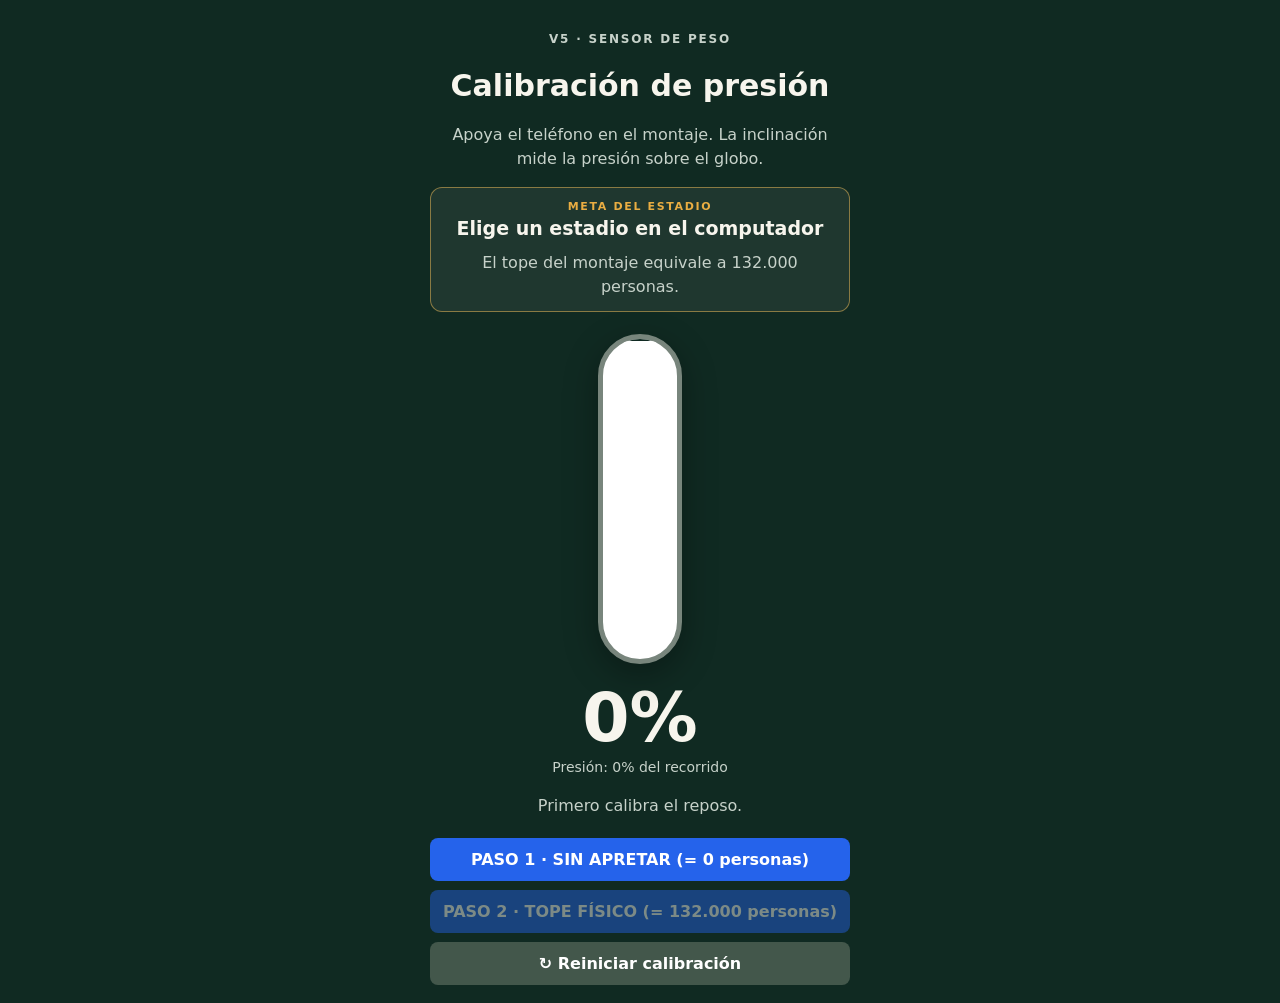
<file: sensor.html>
<!doctype html><html lang="es"><head><meta charset="utf-8"><meta name="viewport" content="width=device-width,initial-scale=1,maximum-scale=1,user-scalable=no"><meta name="theme-color" content="#102a22"><title>Sensor de peso</title><link rel="stylesheet" href="styles.css?v=10"></head><body class="sensor-page"><main><p class="sensor-kicker">V5 · SENSOR DE PESO</p><h1>Calibración de presión</h1><p id="sensor-state">Apoya el teléfono en el montaje. La inclinación mide la presión sobre el globo.</p><section class="sensor-target-card" aria-live="polite"><span class="sensor-target-label">META DEL ESTADIO</span><strong id="target-name">Elige un estadio en el computador</strong><span id="target-capacity"></span><p id="target-goal"></p></section><div class="sensor-meter"><span id="sensor-bar"></span><i id="sensor-target" aria-hidden="true"></i></div><strong id="sensor-value">0%</strong><p id="sensor-pressure">Presión: 0% del recorrido</p><p id="sensor-calibration">Primero calibra el reposo.</p><div class="sensor-actions"><button id="calibrate-rest" type="button">PASO 1 · SIN APRETAR (= 0 personas)</button><button id="calibrate-max" type="button" disabled>PASO 2 · TOPE FÍSICO</button><button id="calibrate-reset" type="button">↻ Reiniciar calibración</button></div></main><script src="https://app.protobject.com/framework/p.js"></script><script src="sensor.js?v=4"></script><script src="config.js?v=5"></script></body></html>
</file>
<file: styles.css>
/* ===== Tema claro (por defecto) ===== */
:root,
html[data-theme="light"] {
  --bg: #f4f6fa;
  --panel: rgba(255, 255, 255, 0.86);
  --panel-solid: #ffffff;
  --border: #d5dae2;
  --accent: #d98200;
  --accent-2: #2563eb;
  --text: #1a2230;
  --muted: #5b6472;
  --shadow: 0 8px 28px rgba(20, 30, 50, 0.18);
  --panel-fade-strong: rgba(244, 246, 250, 0.92);
  --panel-fade-soft: rgba(244, 246, 250, 0.55);
}

/* ===== Tema oscuro ===== */
html[data-theme="dark"] {
  --bg: #0d1117;
  --panel: rgba(22, 27, 34, 0.82);
  --panel-solid: #161b22;
  --border: #30363d;
  --accent: #f2a900;
  --accent-2: #58a6ff;
  --text: #e6edf3;
  --muted: #8b949e;
  --shadow: 0 8px 28px rgba(0, 0, 0, 0.55);
  --panel-fade-strong: rgba(13, 17, 23, 0.92);
  --panel-fade-soft: rgba(13, 17, 23, 0.55);
}

* { box-sizing: border-box; }

html { height: 100%; scroll-behavior: smooth; }
body {
  margin: 0;
  min-height: 100%;
  font-family: "Segoe UI", system-ui, -apple-system, sans-serif;
  background: var(--bg);
  color: var(--text);
  display: flex;
  flex-direction: column;
  transition: background 0.25s ease, color 0.25s ease;
}

.version-nav {
  position: sticky;
  top: 0;
  z-index: 30;
  display: flex;
  align-items: center;
  justify-content: center;
  gap: 14px;
  padding: 8px 16px;
  color: var(--text);
  background: var(--panel-solid);
  border-bottom: 1px solid var(--border);
  box-shadow: 0 3px 12px rgba(20, 30, 50, 0.1);
}
.version-nav-label { color: var(--muted); font-size: 12px; font-weight: 700; }
.version-tabs { display: flex; gap: 5px; }
.version-tab {
  min-width: 48px;
  padding: 7px 12px;
  border: 1px solid var(--border);
  border-radius: 8px;
  color: var(--text);
  background: var(--bg);
  font: inherit;
  font-size: 13px;
  font-weight: 700;
  cursor: pointer;
}
.version-tab[aria-pressed="true"] { color: #fff; background: var(--accent-2); border-color: var(--accent-2); }
.version-tab:focus-visible { outline: 3px solid var(--accent); outline-offset: 2px; }
.v5-view[hidden] { display: none !important; }
.v5-view { min-height: calc(100vh - 48px); padding: clamp(18px,4vw,50px); scroll-margin-top:64px; background: radial-gradient(ellipse at 50% 70%,#263b35,#111c19 74%); color: #f7f5ed; }
.v5-header { max-width: 1120px; margin: 0 auto; padding:0; display:flex; justify-content:space-between; align-items:center; gap:20px; border:0; background:transparent; color:#f7f5ed; }
.v5-header>div>p:first-child,.sensor-kicker { color:#e9ad42; letter-spacing:.15em; font-size:12px; font-weight:800; }
.v5-header h1 { margin:8px 0; color:#fff; font-size:clamp(26px,4vw,44px); letter-spacing:-.025em; text-shadow:0 3px 18px #0007; }
.v5-header h1 .v5-title-accent { color:#f3bd59; }
.v5-header .v5-header-sub { margin:0; color:#c1cbc5; font-size:16px; line-height:1.5; }
.v5-header button,.v5-controls button { border:0; border-radius:9px; padding:13px 18px; font:inherit; font-weight:700; cursor:pointer; color:#18251f; background:#efb74e; }
.v5-controls { max-width:1120px; margin:26px auto 15px; display:flex; flex-wrap:wrap; align-items:center; gap:12px; color:#d9dfdb; }
.v5-controls select { padding:10px; max-width:min(440px,90vw); border-radius:8px; border:1px solid #64736b; background:#1d2b25; color:white; font:inherit; }
#v5-phone-status { margin-left:auto; color:#96d9ad; }
.v5-controls #v5-reset { background:#35483e; color:#fff; padding:10px 14px; }
.v5-arena { position:relative; overflow:hidden; max-width:1120px; min-height:490px; margin:auto; padding:34px 20px 26px; text-align:center; border:1px solid #52645b; border-radius:26px; background:linear-gradient(180deg,rgba(255,255,255,.06),rgba(0,0,0,.16)); box-shadow:0 22px 65px #0007; }
.v5-arena h2 { margin:0 0 6px; font-size:clamp(22px,3vw,34px); }
.v5-arena>p { margin:0 0 20px; color:#becac2; }
.v5-seats { width:min(690px,90%); height:245px; margin:0 auto 9px; display:grid; grid-template-columns:repeat(18,1fr); grid-template-rows:repeat(10,1fr); gap:6px 8px; padding:14px 20px; border:14px solid #59665e; border-bottom-width:25px; border-radius:48% 48% 25% 25% / 38% 38% 18% 18%; background:radial-gradient(ellipse at center,#164c32 0 26%,#b2a77d 27% 29%,#1c5b3a 30% 49%,#263b32 50%); }
.v5-seats i { display:block; align-self:center; width:10px; height:9px; border-radius:4px 4px 2px 2px; background:#ffffff20; transition:background .12s,box-shadow .12s; }
.v5-seats i.occupied { background:#f3bd59; box-shadow:0 0 8px #f3bd5990; }
#v5-percent { display:block; font-size:clamp(52px,9vw,100px); line-height:1.05; }
#v5-capacity { margin:8px 0; font-size:15px; }
.v5-fill-track { height:12px; max-width:690px; margin:18px auto 0; overflow:hidden; border-radius:20px; background:#ffffff24; }
.v5-fill-track span { display:block; width:0; height:100%; background:linear-gradient(90deg,#81c784,#ffc342,#ee5849); transition:width .12s linear; }
#v5-full { margin:15px 0 0; color:#ffd06b; animation:fullPulse .8s infinite alternate; }
@keyframes fullPulse { to { transform:scale(1.04); text-shadow:0 0 25px #ffbf4d; } }
/* ----- V6: misma vista que V5 con un estadio animado en canvas ----- */
.v6-stage { display:none; }
.v5-view.is-v6 .v5-seats, .v5-view.is-v6 #v5-full { display:none !important; }
.v5-view.is-v6 .v6-stage { display:block; position:relative; width:min(980px,100%); margin:0 auto 6px; }
.v6-stage canvas { display:block; width:100%; aspect-ratio:1.95/1; }
.v6-banner { position:absolute; left:50%; top:12%; transform:translate(-50%,-50%); display:flex; flex-direction:column; align-items:center; padding:8px 26px 8px; border:3px solid #ffd06b; border-radius:18px; background:rgba(16,28,24,.82); box-shadow:0 0 0 6px rgba(255,208,107,.18), 0 20px 50px #000a; pointer-events:none; animation:v6BannerIn .7s cubic-bezier(.2,1.6,.4,1) both, v6BannerGlow 1.2s .7s ease-in-out infinite alternate; }
.v6-banner[hidden] { display:none; }
.v6-banner span { color:#fff; font-size:clamp(14px,2vw,20px); font-weight:800; letter-spacing:.35em; }
.v6-banner strong { font-size:clamp(28px,4.4vw,52px); line-height:1; letter-spacing:.04em; background:linear-gradient(90deg,#ffd06b,#fff3c4,#ee5849,#ffd06b); background-size:300% 100%; -webkit-background-clip:text; background-clip:text; color:transparent; animation:v6Shine 2s linear infinite; }
@keyframes v6BannerIn { from { opacity:0; transform:translate(-50%,-50%) scale(.2) rotate(-8deg); } to { opacity:1; transform:translate(-50%,-50%) scale(1) rotate(0); } }
@keyframes v6BannerGlow { to { box-shadow:0 0 0 12px rgba(255,208,107,.08), 0 0 45px rgba(255,208,107,.55); } }
@keyframes v6Shine { to { background-position:300% 0; } }
.v5-view.is-v6.v6-full #v5-percent { color:#ffd06b; text-shadow:0 0 30px rgba(255,208,107,.6); animation:fullPulse .8s infinite alternate; }
.v5-view.is-v6.v6-full .v5-arena { border-color:#ffd06b; box-shadow:0 0 0 1px #ffd06b55, 0 22px 80px rgba(255,190,80,.25); transition:border-color .4s, box-shadow .4s; }
@media (prefers-reduced-motion: reduce) { .v6-banner, .v6-banner strong, .v5-view.is-v6.v6-full #v5-percent { animation:none; } }
.v5-press { max-width:690px; margin:18px auto 0; text-align:left; }
.v5-press-label { display:block; margin-bottom:6px; color:#d9dfdb; font-size:14px; }
.v5-press-label b { color:#fff; }
.v5-press-track { position:relative; height:12px; border-radius:20px; background:#ffffff24; }
.v5-press-track span { display:block; width:0; height:100%; border-radius:20px; background:#8fb7d8; transition:width .12s linear; }
.v5-press-track i { position:absolute; top:-6px; bottom:-6px; left:100%; width:3px; margin-left:-1px; border-radius:2px; background:#fff; box-shadow:0 0 6px #fff9; transition:left .3s; }
#v5-goal { margin:12px 0 0; color:#c1cbc5; font-size:15px; line-height:1.5; }
#v5-goal b { color:#f3bd59; font-size:18px; }
.sensor-page button { padding:12px; border:0; border-radius:8px; background:var(--accent-2); color:#fff; font:inherit; font-weight:700; cursor:pointer; }
.sensor-page button:disabled { opacity:.45; cursor:not-allowed; }
.sensor-actions { display:grid; gap:9px; margin:20px auto 0; }
.sensor-actions button:last-child { background:#43574b; }
#ProtobjectPlusButton { display:none !important; }
html[data-version="v5"] #ProtobjectPlusButton, html[data-version="v6"] #ProtobjectPlusButton { display:block !important; position:static !important; inset:auto !important; width:auto !important; height:auto !important; margin:0 !important; padding:13px 18px !important; border:0 !important; border-radius:9px !important; color:#18251f !important; background:#efb74e !important; font:inherit !important; font-weight:700 !important; white-space:nowrap; }
html[data-version="v5"] .dropdown-menu, html[data-version="v5"] .qr-code-container, html[data-version="v6"] .dropdown-menu, html[data-version="v6"] .qr-code-container { position:fixed !important; top:64px !important; right:18px !important; left:auto !important; }
.sensor-page { min-height:100dvh; display:grid; place-items:center; padding:18px; background:#102a22; color:#f7f5ed; text-align:center; }
.sensor-page main { width:min(420px,100%); }.sensor-page h1 { font-size:30px; }.sensor-page p { color:#c7d2ca; line-height:1.5; }
.sensor-meter { width:84px; height:min(43vh,330px); margin:22px auto 14px; display:flex; align-items:end; overflow:hidden; border:5px solid #78857c; border-radius:50px; background:#fff; box-shadow:0 10px 35px #0005; }
.sensor-meter span { width:100%; height:0; background:linear-gradient(0deg,#71bd76,#f5d34e,#ed6253); transition:height .12s; }
.sensor-meter { position:relative; }
.sensor-meter i { position:absolute; left:0; right:0; bottom:100%; height:4px; margin-bottom:-2px; background:#102a22; box-shadow:0 0 0 2px #fff; transition:bottom .3s; }
.sensor-target-card { display:grid; gap:4px; margin:14px 0 0; padding:12px 14px; border:1px solid #f3bd5980; border-radius:12px; background:#ffffff10; }
.sensor-target-label { color:#e9ad42; font-size:11px; font-weight:800; letter-spacing:.15em; }
.sensor-target-card strong { font-size:19px; }
.sensor-target-card #target-capacity { color:#c7d2ca; font-size:14px; }
.sensor-target-card p { margin:4px 0 0; }
.sensor-target-card b { color:#f3bd59; font-size:20px; }
#sensor-pressure { margin:0; font-size:14px; }
#sensor-value { display:block; font-size:68px; }
@media(max-width:600px) { .v5-header { align-items:flex-start; flex-direction:column; }.v5-controls { align-items:stretch; flex-direction:column; } #v5-phone-status { margin:0; }.v5-arena { min-height:400px; padding:25px 10px; }.v5-seats { height:190px; gap:4px; padding:9px; border-width:9px; }.v5-seats i { width:7px; height:7px; } }

/* ============================================================
   PORTADA DE BIENVENIDA (hero) — estética de cancha de fútbol
   ============================================================ */
.hero {
  position: relative;
  min-height: 100vh;
  display: flex;
  flex-direction: column;
  justify-content: center;
  padding: 0 8vw;
  overflow: hidden;
  color: #f2f5f8;
  /* césped nocturno: verdes profundos con un foco de luz de estadio */
  background:
    radial-gradient(circle at 50% 18%, rgba(255,255,255,0.14), transparent 45%),
    linear-gradient(160deg, #0f3d24 0%, #0a2e1b 55%, #06321d 100%);
}

/* Líneas de cancha en SVG, como marca de agua del fondo */
.hero-pitch {
  position: absolute;
  inset: 0;
  width: 100%;
  height: 100%;
  opacity: 0.28;
  pointer-events: none;
}
.hero-pitch line,
.hero-pitch circle,
.hero-pitch rect {
  fill: none;
  stroke: rgba(255, 255, 255, 0.7);
  stroke-width: 3;
}
.hero-pitch .filled { fill: rgba(255, 255, 255, 0.7); stroke: none; }

.hero-content {
  position: relative;
  z-index: 2;
  max-width: 780px;
}

.hero-kicker {
  margin: 0 0 14px;
  font-size: 15px;
  letter-spacing: 2px;
  text-transform: uppercase;
  color: #7ee8a6;
  font-weight: 600;
}

.hero-title {
  margin: 0;
  font-size: clamp(28px, 5.5vw, 72px);
  line-height: 1.08;
  font-weight: 800;
  letter-spacing: -0.5px;
  text-shadow: 0 4px 24px rgba(0, 0, 0, 0.45);
  max-width: 820px;
}
.hero-title span { color: #f2a900; }

.hero-sub {
  margin: 22px 0 34px;
  max-width: 620px;
  font-size: clamp(15px, 2.2vw, 19px);
  line-height: 1.55;
  color: rgba(240, 245, 248, 0.82);
}

.hero-btn {
  background: #f2a900;
  color: #10261a;
  border: none;
  border-radius: 40px;
  padding: 15px 32px;
  font-size: 17px;
  font-weight: 700;
  cursor: pointer;
  box-shadow: 0 10px 30px rgba(0, 0, 0, 0.35);
  transition: transform 0.15s ease, box-shadow 0.15s ease, background 0.15s ease;
}
.hero-btn:hover {
  background: #ffbf1a;
  transform: translateY(-2px);
  box-shadow: 0 14px 36px rgba(0, 0, 0, 0.45);
}
.hero-btn:active { transform: translateY(0); }

/* Indicador de scroll animado abajo */
.hero-scroll {
  position: absolute;
  left: 50%;
  bottom: 26px;
  transform: translateX(-50%);
  width: 26px;
  height: 42px;
  border: 2px solid rgba(255, 255, 255, 0.55);
  border-radius: 14px;
  background: transparent;
  cursor: pointer;
  z-index: 2;
}
.hero-scroll span {
  position: absolute;
  left: 50%;
  top: 8px;
  width: 4px;
  height: 8px;
  margin-left: -2px;
  border-radius: 2px;
  background: rgba(255, 255, 255, 0.85);
  animation: heroScrollDot 1.5s infinite;
}
@keyframes heroScrollDot {
  0%   { opacity: 0; transform: translateY(0); }
  40%  { opacity: 1; }
  100% { opacity: 0; transform: translateY(16px); }
}

@media (prefers-reduced-motion: reduce) {
  html { scroll-behavior: auto; }
  .hero-scroll span { animation: none; }
}

@media (max-width: 520px) {
  .version-nav { gap: 8px; padding: 7px 8px; }
  .version-nav-label { font-size: 11px; }
  .version-tab { min-width: 42px; padding: 7px 9px; }
}

header {
  padding: 14px 24px;
  border-bottom: 1px solid var(--border);
  background: var(--panel-solid);
  display: flex;
  align-items: center;
  gap: 16px;
}

.header-text { flex: 1; }

header h1 {
  margin: 0;
  font-size: 21px;
  letter-spacing: 0.3px;
}

header p {
  margin: 5px 0 0;
  color: var(--muted);
  font-size: 13px;
}

.header-actions {
  display: flex;
  gap: 8px;
  align-items: center;
}

.theme-btn {
  background: transparent;
  color: var(--text);
  border: 1px solid var(--border);
  border-radius: 20px;
  padding: 8px 16px;
  cursor: pointer;
  font-size: 13px;
  white-space: nowrap;
  transition: all 0.15s ease;
}
.theme-btn:hover { border-color: var(--accent-2); color: var(--accent-2); }

/* ===== Escenario: mapa a pantalla completa con overlays ===== */
/* El bloque de la app (cabecera + mapa) ocupa una pantalla completa, de modo
   que quede justo debajo de la portada al hacer scroll. */
.app {
  min-height: 100vh;
  display: flex;
  flex-direction: column;
}

.stage {
  position: relative;
  flex: 1;
  min-height: 420px;
}

#map {
  position: absolute;
  inset: 0;
  width: 100%;
  height: 100%;
}

/* ===== Fotos de estadio superpuestas al mapa ===== */
#stadium-images {
  position: absolute;
  inset: 0;
  pointer-events: none;   /* solo las <img> reciben clicks */
  z-index: 3;
}

.stadium-pin {
  position: absolute;
  top: 0;
  left: 0;
  /* La posición la fija app.js con transform: translate(x,y) translate(-50%,-50%). */
  object-fit: contain;                 /* respeta la forma del PNG sin recortar */
  /* sombra que sigue el contorno transparente del PNG */
  filter: drop-shadow(0 2px 4px rgba(0, 0, 0, 0.5));
  cursor: pointer;
  pointer-events: auto;
  will-change: transform;
  transition: filter 0.12s ease;
}
.stadium-pin:hover {
  filter: drop-shadow(0 4px 10px rgba(0, 0, 0, 0.7)) brightness(1.08);
}

#selected-stadium-marker {
  position: absolute;
  top: 0;
  left: 0;
  width: 0;
  height: 0;
  display: none;
  z-index: 4;
  pointer-events: none;
  will-change: transform;
}

.match-announcement {
  position: absolute;
  z-index: 6;
  width: max-content;
  max-width: min(320px, calc(100vw - 32px));
  padding: 11px 15px;
  border: 1px solid var(--border);
  border-left: 4px solid var(--accent);
  border-radius: 11px;
  background: var(--panel-solid);
  color: var(--text);
  box-shadow: 0 10px 28px rgba(10, 20, 35, 0.3);
  font-size: 14px;
  font-weight: 750;
  line-height: 1.35;
  text-align: center;
  pointer-events: none;
  transform: translate(-50%, calc(-100% - 18px));
  animation: matchAnnouncementIn 0.28s ease-out both;
}
.match-announcement::before {
  content: "⚽";
  margin-right: 8px;
}
.match-announcement::after {
  position: absolute;
  bottom: -7px;
  left: 50%;
  width: 12px;
  height: 12px;
  border-right: 1px solid var(--border);
  border-bottom: 1px solid var(--border);
  background: var(--panel-solid);
  content: "";
  transform: translateX(-50%) rotate(45deg);
}
.match-announcement[data-placement="below"] {
  transform: translate(-50%, 18px);
}
.match-announcement[data-placement="below"]::after {
  top: -7px;
  bottom: auto;
  border: 0;
  border-top: 1px solid var(--border);
  border-left: 1px solid var(--border);
}
@keyframes matchAnnouncementIn {
  from { opacity: 0; }
  to { opacity: 1; }
}
@media (prefers-reduced-motion: reduce) {
  .match-announcement { animation: none; }
}

.selected-marker-ring {
  position: absolute;
  top: 0;
  left: 0;
  width: 42px;
  height: 42px;
  border: 3px solid #ffffff;
  border-radius: 50%;
  background: rgba(226, 126, 0, 0.18);
  box-shadow: 0 0 0 3px #e27e00, 0 3px 14px rgba(0, 0, 0, 0.45);
  transform: translate(-50%, -50%);
  animation: selectedMarkerPulse 1.8s ease-out infinite;
}

.selected-marker-ring::after {
  content: "";
  position: absolute;
  inset: 13px;
  border-radius: 50%;
  background: #e27e00;
  border: 2px solid #ffffff;
}

.stadium-tooltip {
  position: fixed;
  z-index: 30;
  display: flex;
  flex-direction: column;
  gap: 5px;
  width: max-content;
  max-width: min(290px, calc(100vw - 24px));
  padding: 12px 14px;
  border: 1px solid var(--border);
  border-top: 3px solid var(--accent);
  border-radius: 11px;
  background: var(--panel-solid);
  color: var(--text);
  box-shadow: 0 10px 28px rgba(0, 0, 0, 0.25);
  pointer-events: none;
}
.stadium-tooltip[hidden] { display: none; }
.stadium-tooltip-kicker {
  color: var(--accent-2);
  font-size: 9px;
  font-weight: 750;
  letter-spacing: 1px;
  text-transform: uppercase;
}
.stadium-tooltip strong { font-size: 14px; line-height: 1.25; }
.stadium-tooltip-location { color: var(--muted); font-size: 11px; line-height: 1.35; }
.stadium-tooltip-capacity { font-size: 12px; font-weight: 700; }
.stadium-tooltip-year { color: var(--muted); font-size: 10px; }

.selected-marker-label {
  position: absolute;
  top: -34px;
  left: 28px;
  max-width: 220px;
  overflow: hidden;
  padding: 6px 10px;
  border: 1px solid rgba(255, 255, 255, 0.72);
  border-radius: 7px;
  background: #172033;
  color: #ffffff;
  box-shadow: 0 3px 12px rgba(0, 0, 0, 0.3);
  font-size: 12px;
  font-weight: 700;
  line-height: 1.2;
  text-overflow: ellipsis;
  white-space: nowrap;
}

@keyframes selectedMarkerPulse {
  0%, 100% { box-shadow: 0 0 0 3px #e27e00, 0 3px 14px rgba(0, 0, 0, 0.45); }
  50% { box-shadow: 0 0 0 7px rgba(226, 126, 0, 0.55), 0 3px 18px rgba(0, 0, 0, 0.5); }
}

/* Temblor + crecimiento del marcador al sonar el crowd-cheer */
@keyframes markerShake {
  0%   { transform: translate(-50%, -50%) scale(1); }
  10%  { transform: translate(calc(-50% + 5px), calc(-50% - 4px)) scale(1.35); }
  20%  { transform: translate(calc(-50% - 5px), calc(-50% + 4px)) scale(1.5); }
  30%  { transform: translate(calc(-50% + 4px), calc(-50% - 3px)) scale(1.45); }
  40%  { transform: translate(calc(-50% - 4px), calc(-50% + 3px)) scale(1.4); }
  50%  { transform: translate(calc(-50% + 3px), calc(-50% - 2px)) scale(1.3); }
  60%  { transform: translate(calc(-50% - 3px), calc(-50% + 2px)) scale(1.2); }
  80%  { transform: translate(calc(-50% + 1px), -50%) scale(1.1); }
  100% { transform: translate(-50%, -50%) scale(1); }
}
#selected-stadium-marker.marker-shake .selected-marker-ring {
  animation: markerShake 1.2s ease-out forwards;
}

/* ===== Panel de ranking a la izquierda, altura completa, transparente ===== */
.side-panel {
  position: absolute;
  top: 18px;
  left: 18px;
  height: calc(100% - 36px);
  width: min(40%, 520px);
  min-width: 350px;
  min-height: 360px;
  max-height: calc(100% - 36px);
  resize: none;
  background: var(--panel-solid);
  border: 1px solid var(--border);
  border-radius: 16px;
  box-shadow: var(--shadow);
  padding: 18px 18px 16px;
  display: flex;
  flex-direction: column;
  z-index: 5;
  pointer-events: auto;
  overflow: hidden;
  transition: width 0.4s ease, height 0.4s ease, top 0.4s ease, left 0.4s ease;
}

/* ===== Estado: mapa OCULTO — el panel ocupa todo el stage ===== */
.stage.map-hidden #map,
.stage.map-hidden #stadium-images,
.stage.map-hidden #selected-stadium-marker,
.stage.map-hidden .map-guide,
.stage.map-hidden #now-playing {
  visibility: hidden;
  pointer-events: none;
}

/* En modo mapa-oculto el panel no flota: es el contenido principal */
.stage.map-hidden .side-panel {
  position: relative;
  top: auto;
  left: auto;
  width: calc(100% - 36px);
  max-width: none;
  min-width: 0;
  height: calc(100% - 36px);
  min-height: 360px;
  max-height: none;
  margin: 18px auto;
  border-radius: 16px;
  padding: clamp(18px, 2vw, 30px);
  box-shadow: 0 18px 55px rgba(28, 44, 75, 0.1);
  border: 1px solid var(--border);
  background: linear-gradient(145deg, var(--panel-solid), var(--bg));
}

html[data-version="v3"] .stage.map-hidden .side-panel {
  width: calc(100% - 148px);
  margin: 18px 130px 18px 18px;
}

.stage.map-hidden .panel-content {
  scrollbar-color: var(--border) transparent;
  scrollbar-width: thin;
}

.stage.map-hidden .panel-head {
  padding: 0 2px 16px;
  align-items: center;
}
.stage.map-hidden .panel-tools { display: none; }
html[data-version="v4"] .stage.map-hidden .panel-tools { display: flex; }

.stage.map-hidden .panel-kicker,
.stage.map-hidden .section-label {
  font-size: 11px;
  letter-spacing: 1.4px;
}

.stage.map-hidden .side-panel h2 {
  font-size: clamp(25px, 2.4vw, 34px);
  letter-spacing: -0.8px;
}

.stage.map-hidden .panel-intro {
  max-width: 680px;
  font-size: 14px;
}

.stage.map-hidden .controls {
  display: grid;
  grid-template-columns: repeat(2, minmax(0, 1fr));
  align-items: end;
  gap: 12px 18px;
  margin: 14px 0 16px;
  padding: 16px;
  border-radius: 15px;
  background: var(--bg);
}

.stage.map-hidden .controls > .section-label,
.stage.map-hidden .filter-row--range,
.stage.map-hidden .filter-foot {
  grid-column: 1 / -1;
}

.stage.map-hidden .filter-row {
  gap: 8px;
}

.stage.map-hidden .filter-row label {
  font-size: 13px;
}

.stage.map-hidden .filter-select {
  min-height: 46px;
  border-radius: 10px;
  padding: 10px 13px;
}
.stage.map-hidden .filter-select:focus-visible,
.stage.map-hidden .filter-reset:focus-visible,
.stage.map-hidden .btn-show-map:focus-visible {
  outline: 3px solid var(--accent-2);
  outline-offset: 2px;
}

.stage.map-hidden .filter-hint {
  font-size: 11px;
}

.stage.map-hidden .filter-summary {
  font-size: 13px;
}

.stage.map-hidden .filter-reset {
  border-radius: 9px;
  padding: 9px 14px;
}

.stage.map-hidden .chart-heading {
  display: flex;
  align-items: baseline;
  justify-content: space-between;
  gap: 12px;
  padding: 0 2px 5px;
}

.stage.map-hidden .chart-heading h3 {
  font-size: 21px;
  letter-spacing: -0.3px;
}

.stage.map-hidden .chart-heading p {
  font-size: 12px;
  text-align: right;
}

.stage.map-hidden #bar {
  min-height: 320px;
}

.stage.map-hidden .btn-show-map {
  border-radius: 12px;
  padding: 12px 20px;
  box-shadow: 0 8px 18px rgba(217, 130, 0, 0.2);
}

/* Botón para revelar el mapa (visible solo cuando el mapa está oculto) */
.btn-show-map {
  display: none;
  width: 100%;
  margin-top: 16px;
  padding: 13px 20px;
  background: var(--accent);
  color: #fff;
  border: none;
  border-radius: 10px;
  font-size: 14px;
  font-weight: 700;
  cursor: pointer;
  transition: background 0.15s ease, transform 0.1s ease;
}
.btn-show-map:hover { background: var(--accent-2); transform: translateY(-1px); }
.stage.map-hidden .btn-show-map { display: block; }

.panel-content {
  display: flex;
  flex: 1 1 auto;
  flex-direction: column;
  min-width: 0;
  min-height: 0;
  overflow: auto;
}

.panel-head {
  display: flex;
  align-items: center;
  justify-content: space-between;
  padding-bottom: 13px;
  border-bottom: 1px solid var(--border);
  gap: 10px;
  flex: 0 0 auto;
}

.panel-tools { display: flex; flex: 0 0 auto; align-items: center; gap: 7px; }
.panel-fullscreen {
  display: none;
  width: 34px; height: 34px; border: 1px solid var(--border); border-radius: 9px;
  background: var(--bg); color: var(--muted); font-size: 21px; line-height: 1; cursor: pointer;
}
html[data-version="v4"] .panel-fullscreen { display: inline-block; }
.panel-fullscreen:hover { color: var(--accent-2); border-color: var(--accent-2); }
#ranking-panel.is-fullscreen {
  position: fixed; inset: 0; z-index: 1000; width: 100vw; height: 100dvh; max-height: none;
  min-width: 0; min-height: 0; margin: 0; border-radius: 0; padding: clamp(16px, 3vw, 36px);
  background: var(--panel-solid); transition: none;
}
#ranking-panel.is-fullscreen .panel-content { width: 100%; height: 100%; }
#ranking-panel.is-fullscreen #bar { flex: 1 1 auto; min-height: 260px; height: auto !important; }
#ranking-panel.is-fullscreen .panel-resize-edge { display: none; }
.panel-drag {
  flex: 0 0 auto;
  width: 34px;
  height: 34px;
  border: 1px solid var(--border);
  border-radius: 9px;
  background: var(--bg);
  color: var(--muted);
  font-size: 19px;
  line-height: 1;
  cursor: grab;
  touch-action: none;
}
.panel-drag:hover { color: var(--accent-2); border-color: var(--accent-2); }
.panel-drag:active { cursor: grabbing; }

.panel-resize-edge {
  position: absolute;
  z-index: 8;
  touch-action: none;
}
.panel-resize-edge::after {
  content: "";
  position: absolute;
  border-radius: 4px;
  background: var(--accent-2);
  opacity: 0;
  transition: opacity 0.15s ease;
}
.panel-resize-edge:hover::after,
.panel-resize-edge:focus-visible::after,
.side-panel:has(.panel-resize-edge:hover) .panel-resize-edge::after { opacity: 0.75; }
.panel-resize-edge--left,
.panel-resize-edge--right {
  top: 16px;
  bottom: 16px;
  width: 10px;
  cursor: ew-resize;
}
.panel-resize-edge--left { left: 0; }
.panel-resize-edge--right { right: 0; }
.panel-resize-edge--left::after,
.panel-resize-edge--right::after { top: 35%; bottom: 35%; left: 3px; width: 3px; }
.panel-resize-edge--top,
.panel-resize-edge--bottom {
  left: 16px;
  right: 16px;
  height: 10px;
  cursor: ns-resize;
}
.panel-resize-edge--top { top: 0; }
.panel-resize-edge--bottom { bottom: 0; }
.panel-resize-edge--top::after,
.panel-resize-edge--bottom::after { top: 3px; left: 42%; right: 42%; height: 3px; }

.panel-kicker,
.section-label {
  margin: 0 0 4px;
  color: var(--accent-2);
  font-size: 10px;
  font-weight: 750;
  letter-spacing: 1.2px;
  text-transform: uppercase;
}

.side-panel h2 {
  margin: 0;
  font-size: 21px;
  letter-spacing: -0.4px;
  color: var(--text);
}

.panel-intro {
  margin: 5px 0 0;
  max-width: 370px;
  color: var(--muted);
  font-size: 12px;
  line-height: 1.45;
}

.controls {
  display: flex;
  flex-direction: column;
  gap: 13px;
  margin: 15px 0 14px;
  padding: 15px;
  background: var(--bg);
  border: 1px solid var(--border);
  border-radius: 12px;
  flex: 0 0 auto;
}

.section-label { margin-bottom: 0; }

.filter-row {
  display: flex;
  flex-direction: column;
  gap: 6px;
}

.filter-row label {
  font-size: 12px;
  color: var(--text);
  font-weight: 650;
}

.filter-select {
  background: var(--panel-solid);
  color: var(--text);
  border: 1px solid var(--border);
  border-radius: 6px;
  padding: 10px 11px;
  font-size: 14px;
  cursor: pointer;
  transition: border-color 0.15s ease;
}
.filter-select:hover { border-color: var(--accent-2); }
.filter-select:focus { outline: none; border-color: var(--accent); }

/* Slider de capacidad mínima */
.filter-row--range { gap: 7px; }

.v3-only { display: none !important; }
html[data-version="v4"] .ranking-hint { display: none; }
html[data-version="v3"] .v2-only { display: none !important; }
html[data-version="v3"] .filter-row.v3-only { display: flex !important; }
html[data-version="v3"] p.v3-only,
html[data-version="v3"] .map-guide.v3-only,
html[data-version="v3"] .guided-tour-reopen.v3-only { display: block !important; }
html[data-version="v3"] .guided-tour.v3-only:not([hidden]) { display: grid !important; }
.guided-tour[hidden] { display: none !important; }
.guided-tour-reopen { margin: 10px 0 0 auto; padding: 10px 16px; border: 0; border-radius: 9px; background: var(--accent); color: #fff; font-weight: 700; cursor: pointer; }
.guided-tour-reopen:hover { background: var(--accent-2); }

.capacity-range-controls { display: grid; grid-template-columns: 1fr auto; align-items: center; gap: 5px 12px; }
.capacity-range-controls label { display: flex; justify-content: space-between; gap: 8px; color: var(--muted); font-size: 11px; }
.capacity-range-controls .filter-range { grid-column: 1 / -1; }

html[data-version="v3"] .capacity-legend.v3-only { display: flex !important; }
html[data-version="v4"] .v2-only { display: none !important; }
html[data-version="v4"] .filter-row.v4-only { display: flex !important; }
html[data-version="v4"] p.v3-only,
html[data-version="v4"] .map-guide.v3-only,
html[data-version="v4"] .guided-tour-reopen.v3-only { display: block !important; }
html[data-version="v4"] .guided-tour.v3-only:not([hidden]) { display: grid !important; }
html[data-version="v4"] .capacity-legend.v3-only { display: flex !important; }
.v4-only { display: none !important; }
html[data-version="v5"] .v2-only, html[data-version="v6"] .v2-only { display: none !important; }
html[data-version="v5"] .filter-row.v3-only, html[data-version="v6"] .filter-row.v3-only { display: flex !important; }
.capacity-number-controls { display: grid; grid-template-columns: auto 1fr; align-items: center; gap: 7px 10px; }
.capacity-number-controls input { min-width: 0; width: 100%; padding: 8px 9px; border: 1px solid var(--border); border-radius: 8px; background: var(--panel); color: var(--text); }
.capacity-legend {
  position: absolute;
  top: 50%;
  right: 14px;
  z-index: 6;
  display: flex;
  width: 92px;
  height: min(72%, 540px);
  min-height: 240px;
  flex-direction: column;
  align-items: center;
  justify-content: center;
  gap: 9px;
  padding: 16px 8px;
  transform: translateY(-50%);
  border: 1px solid var(--border);
  border-radius: 14px;
  background: var(--panel);
  box-shadow: var(--shadow);
  color: var(--text);
  text-align: center;
  pointer-events: none;
}
.capacity-legend-label { font-size: 12px; font-weight: 700; }
.capacity-legend-gradient { flex: 1 1 auto; width: 24px; min-height: 120px; max-height: 360px; border-radius: 999px; background: linear-gradient(to top, #2b6cb0 0%, #f2a900 50%, #e53e3e 100%); box-shadow: inset 0 0 0 1px rgba(20, 30, 45, 0.16); }
.capacity-legend-caption { font-size: 11px; line-height: 1.2; font-weight: 650; }

.filter-range {
  width: 100%;
  accent-color: var(--accent);
  cursor: pointer;
}

.filter-range-value {
  font-size: 12px;
  font-weight: 600;
  color: var(--accent-2);
}

.filter-hint {
  color: var(--muted);
  font-size: 10px;
  line-height: 1.3;
}

/* Pie del panel: resumen + limpiar */
.filter-foot {
  display: flex;
  align-items: center;
  justify-content: space-between;
  gap: 8px;
  margin-top: 2px;
}

.filter-summary {
  font-size: 11px;
  color: var(--text);
  font-weight: 650;
}

.filter-reset {
  background: transparent;
  color: var(--text);
  border: 1px solid var(--border);
  border-radius: 6px;
  padding: 6px 12px;
  font-size: 12px;
  cursor: pointer;
  transition: all 0.15s ease;
}
.filter-reset:hover { border-color: var(--accent-2); color: var(--accent-2); }

button.toggle {
  background: transparent;
  color: var(--text);
  border: 1px solid var(--border);
  border-radius: 6px;
  padding: 7px 13px;
  cursor: pointer;
  font-size: 13px;
  transition: all 0.15s ease;
}
button.toggle:hover { border-color: var(--accent-2); }
button.toggle.active {
  background: var(--accent);
  color: #fff;
  border-color: var(--accent);
  font-weight: 600;
}

#bar {
  flex: 1 1 240px;
  min-height: 220px;
  width: 100%;
}

.chart-heading {
  padding: 1px 2px 4px;
  flex: 0 0 auto;
}

.chart-heading h3 {
  margin: 0;
  font-size: 14px;
  letter-spacing: 0.1px;
}

.chart-heading p {
  margin: 3px 0 0;
  color: var(--muted);
  font-size: 10px;
  line-height: 1.35;
}

.map-guide {
  position: absolute;
  right: 18px;
  top: 18px;
  max-width: 330px;
  padding: 10px 13px;
  border: 1px solid var(--border);
  border-radius: 10px;
  background: var(--panel);
  color: var(--text);
  box-shadow: var(--shadow);
  backdrop-filter: blur(8px);
  -webkit-backdrop-filter: blur(8px);
  font-size: 11px;
  line-height: 1.4;
  z-index: 4;
  pointer-events: none;
}
.map-guide strong { color: var(--accent-2); }

.guided-tour {
  position: fixed;
  inset: 0;
  z-index: 10000;
  display: grid;
  place-items: center;
  padding: 24px;
  background: rgba(10, 18, 32, 0.68);
  backdrop-filter: blur(5px);
  -webkit-backdrop-filter: blur(5px);
}
.guided-tour-card { width: min(100%, 640px); padding: clamp(30px, 5.5vw, 48px); border: 1px solid var(--border); border-radius: 22px; background: var(--panel-solid); color: var(--text); box-shadow: 0 24px 80px rgba(0, 0, 0, 0.35); }
.guided-tour-kicker { color: var(--accent-2); font-size: 14px; font-weight: 750; letter-spacing: 1.3px; text-transform: uppercase; }
.guided-tour-card h2 { margin: 13px 0; font-size: clamp(30px, 4.5vw, 40px); line-height: 1.15; }
.guided-tour-card p { margin: 0; max-width: 58ch; color: var(--muted); font-size: clamp(18px, 2vw, 20px); line-height: 1.6; }
.guided-tour-actions { display: flex; flex-wrap: wrap; gap: 12px; margin-top: 30px; }
.guided-tour button { min-height: 50px; padding: 12px 18px; border: 1px solid var(--border); border-radius: 10px; background: var(--panel); color: var(--text); cursor: pointer; font-size: 16px; font-weight: 650; }
.guided-tour button.guided-tour-primary { border-color: var(--accent); background: var(--accent); color: #fff; }
.guided-tour button.guided-tour-primary:hover { background: var(--accent-2); }
.guided-tour button:hover { border-color: var(--accent-2); color: var(--accent-2); }
.guided-tour button.guided-tour-primary:hover { color: #fff; }

/* ===== Estado del sonido (overlay inferior) ===== */
#now-playing {
  position: absolute;
  right: 16px;
  bottom: 16px;
  max-width: 46%;
  background: var(--panel);
  backdrop-filter: blur(8px);
  -webkit-backdrop-filter: blur(8px);
  border: 1px solid var(--border);
  border-radius: 10px;
  box-shadow: var(--shadow);
  padding: 8px 14px;
  font-size: 13px;
  color: var(--accent-2);
  z-index: 5;
}

/* ===== Estado del Arduino (overlay inferior izquierdo) ===== */
#arduino-status {
  position: absolute;
  left: 16px;
  bottom: 16px;
  max-width: 46%;
  background: var(--panel);
  backdrop-filter: blur(8px);
  -webkit-backdrop-filter: blur(8px);
  border: 1px solid var(--border);
  border-radius: 10px;
  box-shadow: var(--shadow);
  padding: 8px 14px;
  font-size: 13px;
  color: var(--muted);
  z-index: 5;
}
#arduino-status.error { color: #e53e3e; }

@media (max-width: 760px) {
  header { align-items: flex-start; padding: 12px 14px; }
  header h1 { font-size: 17px; }
  header p { max-width: 48ch; line-height: 1.4; }
  .header-actions { flex-wrap: wrap; justify-content: flex-end; }
  .theme-btn { padding: 7px 10px; font-size: 11px; }
  .side-panel { top: 10px; left: 10px; bottom: 74px; height: auto; width: calc(100% - 20px); min-width: 0; min-height: 0; max-width: none; max-height: none; resize: none; padding: 14px; overflow: auto; }
  html[data-version="v3"] .side-panel { right: 98px; width: calc(100% - 108px); }
  .stage.map-hidden .side-panel { width: calc(100% - 20px); height: auto; min-height: 0; margin: 10px auto; }
  html[data-version="v3"] .stage.map-hidden .side-panel { width: calc(100% - 108px); margin: 10px 98px 10px 10px; }
  .stage.map-hidden .controls { grid-template-columns: 1fr; padding: 14px; gap: 12px; }
  .stage.map-hidden .controls > .section-label,
  .stage.map-hidden .filter-row--range,
  .stage.map-hidden .filter-foot { grid-column: 1; }
  .stage.map-hidden .chart-heading { align-items: flex-start; flex-direction: column; gap: 2px; }
  .stage.map-hidden .chart-heading p { text-align: left; }
  .stage.map-hidden #bar { min-height: 320px; }
  .guided-tour { padding: 14px; }
  .guided-tour-card { padding: 28px 22px; }
  .guided-tour-actions { flex-direction: column; }
  .guided-tour-actions button { width: 100%; }
  .capacity-legend { right: 6px; width: 84px; height: 58%; min-height: 190px; padding: 12px 5px; gap: 7px; }
  .capacity-legend-label { font-size: 11px; }
  .capacity-legend-gradient { width: 21px; min-height: 100px; }
  .panel-resize-edge { display: none; }
  .controls { display: grid; grid-template-columns: 1fr 1fr; gap: 12px; padding: 12px; }
  .section-label, .filter-row--range, .filter-foot { grid-column: 1 / -1; }
  .map-guide { top: auto; right: 10px; bottom: 58px; left: 10px; max-width: none; }
  #now-playing { max-width: calc(100% - 32px); left: 16px; right: auto; bottom: 10px; }
  #arduino-status { max-width: calc(100% - 32px); bottom: 16px; }
}
</file>
